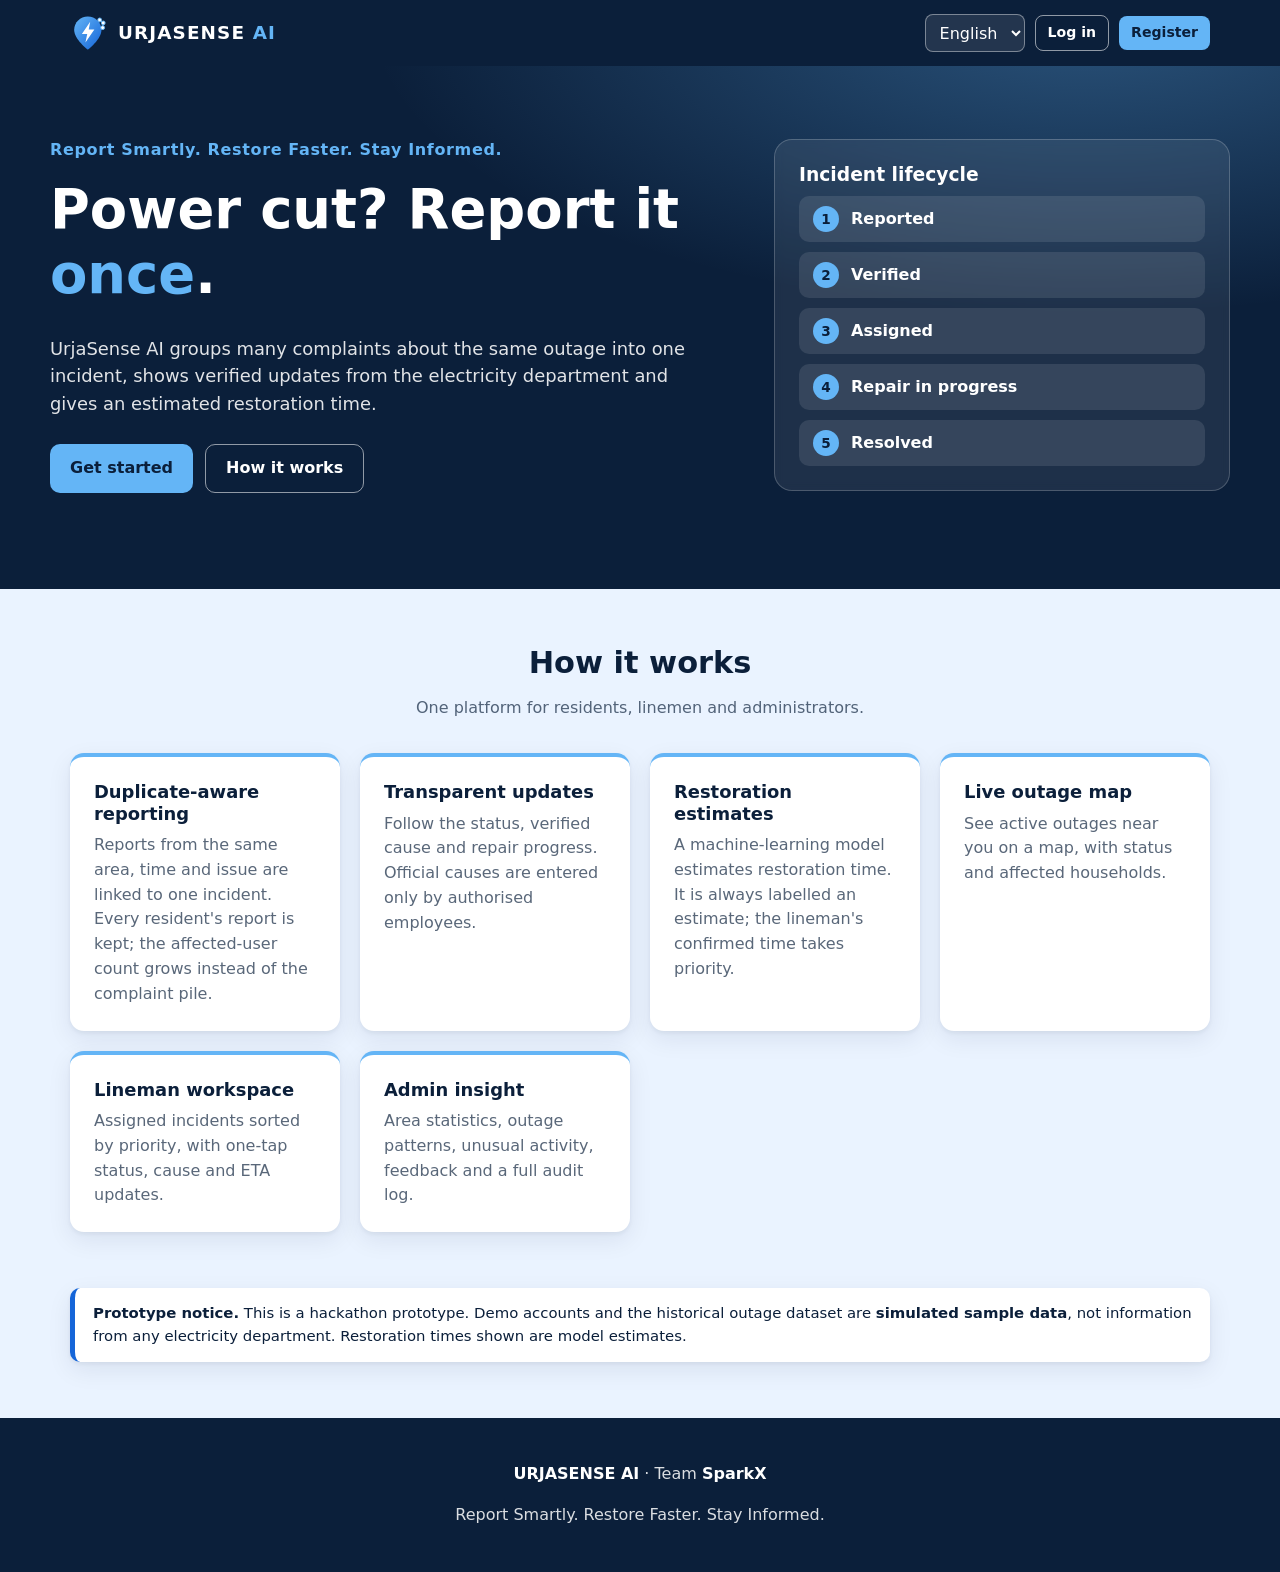
<file: frontend/index.html>
<!doctype html>
<html lang="en">
<head>
  <meta charset="utf-8"><meta name="viewport" content="width=device-width, initial-scale=1">
  <title>UrjaSense AI — Report Smartly. Restore Faster. Stay Informed.</title>
  <meta name="description" content="UrjaSense AI: smart electricity outage reporting, duplicate-complaint grouping and restoration updates. Team SparkX.">
  <link rel="icon" href="assets/icons/favicon.svg">
  <link rel="stylesheet" href="css/style.css"><link rel="stylesheet" href="css/responsive.css">
</head>
<body>
<header class="topnav"><div class="inner">
  <a class="brand" href="index.html"><img src="assets/images/logo.svg" alt=""><b>URJASENSE <span>AI</span></b></a>
  <nav><select class="lang-select"></select>
    <a class="btn btn-ghost btn-sm" href="login.html" data-i18n="login">Log in</a>
    <a class="btn btn-light btn-sm" href="register.html" data-i18n="register">Register</a></nav>
</div></header>

<section class="hero"><div class="inner">
  <div>
    <span class="tagline" data-i18n="tagline">Report Smartly. Restore Faster. Stay Informed.</span>
    <h1 data-i18n="hero_title">Power cut? Report it <em>once</em>.</h1>
    <p data-i18n="hero_text">UrjaSense AI groups many complaints about the same outage into one incident, shows verified updates from the electricity department and gives an estimated restoration time.</p>
    <div class="cta">
      <a class="btn btn-light" href="register.html" data-i18n="get_started">Get started</a>
      <a class="btn btn-ghost" href="#how" data-i18n="how_it_works">How it works</a>
    </div>
  </div>
  <div class="hero-card">
    <h3>Incident lifecycle</h3>
    <ol class="flow">
      <li><i>1</i> Reported</li><li><i>2</i> Verified</li><li><i>3</i> Assigned</li>
      <li><i>4</i> Repair in progress</li><li><i>5</i> Resolved</li>
    </ol>
  </div>
</div></section>

<section class="section" id="how">
  <h2 data-i18n="how_it_works">How it works</h2>
  <p class="lead">One platform for residents, linemen and administrators.</p>
  <div class="grid3">
    <div class="feature"><h3>Duplicate-aware reporting</h3><p>Reports from the same area, time and issue are linked to one incident. Every resident's report is kept; the affected-user count grows instead of the complaint pile.</p></div>
    <div class="feature"><h3>Transparent updates</h3><p>Follow the status, verified cause and repair progress. Official causes are entered only by authorised employees.</p></div>
    <div class="feature"><h3>Restoration estimates</h3><p>A machine-learning model estimates restoration time. It is always labelled an estimate; the lineman's confirmed time takes priority.</p></div>
    <div class="feature"><h3>Live outage map</h3><p>See active outages near you on a map, with status and affected households.</p></div>
    <div class="feature"><h3>Lineman workspace</h3><p>Assigned incidents sorted by priority, with one-tap status, cause and ETA updates.</p></div>
    <div class="feature"><h3>Admin insight</h3><p>Area statistics, outage patterns, unusual activity, feedback and a full audit log.</p></div>
  </div>
</section>

<section class="section" style="padding-top:0">
  <div class="notice"><b>Prototype notice.</b> This is a hackathon prototype. Demo accounts and the historical outage dataset are <b>simulated sample data</b>, not information from any electricity department. Restoration times shown are model estimates.</div>
</section>

<footer class="footer"><p><b>URJASENSE AI</b> · Team <b>SparkX</b></p><p>Report Smartly. Restore Faster. Stay Informed.</p></footer>
<script src="js/i18n.js"></script><script src="js/main.js"></script>
<script>applyI18n(); langSelect(); document.documentElement.lang = Lang.get();</script>
</body></html>
</file>
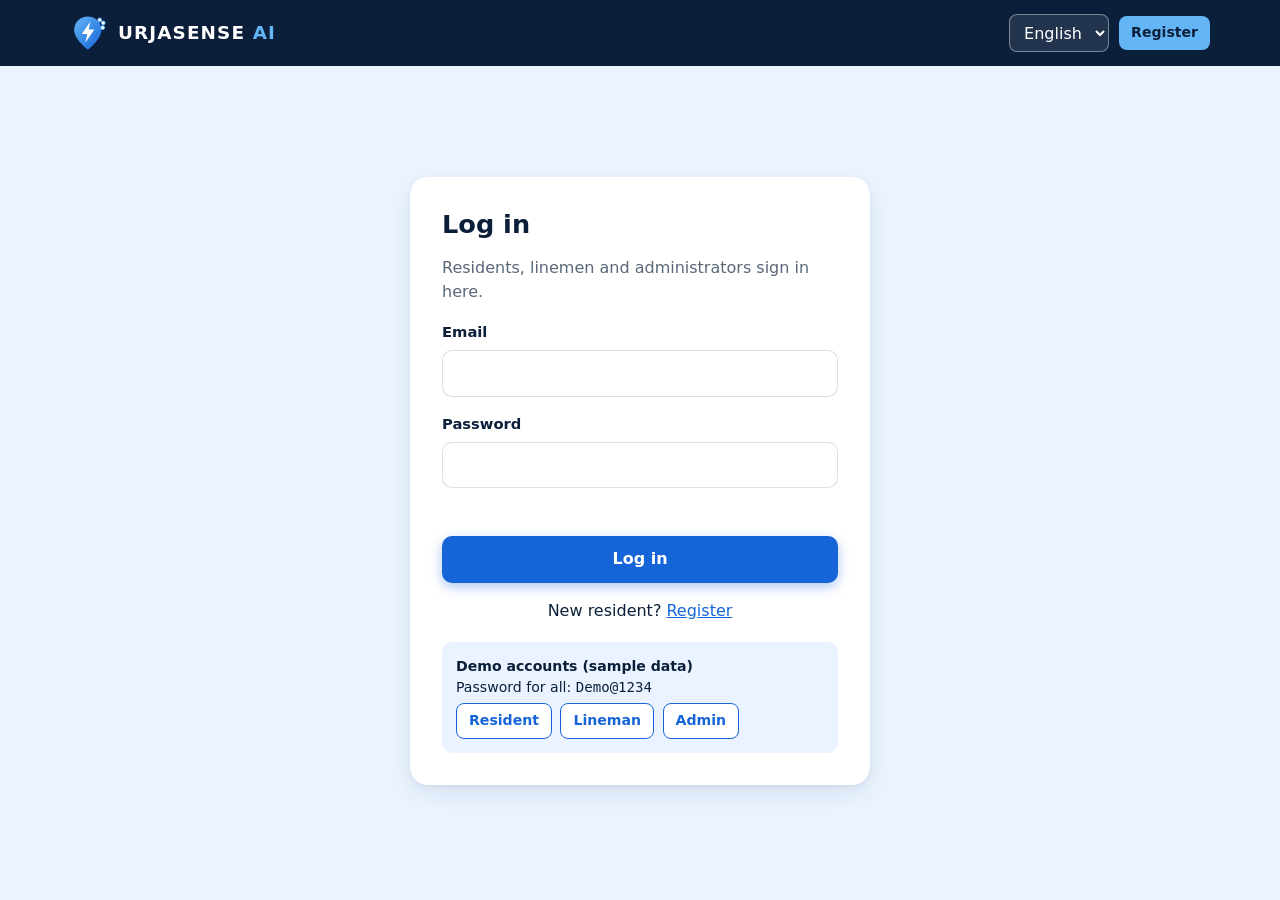
<file: frontend/login.html>
<!doctype html>
<html lang="en">
<head>
  <meta charset="utf-8"><meta name="viewport" content="width=device-width, initial-scale=1">
  <title>Log in — UrjaSense AI</title><link rel="icon" href="assets/icons/favicon.svg">
  <link rel="stylesheet" href="css/style.css"><link rel="stylesheet" href="css/responsive.css">
</head>
<body>
<header class="topnav"><div class="inner">
  <a class="brand" href="index.html"><img src="assets/images/logo.svg" alt=""><b>URJASENSE <span>AI</span></b></a>
  <nav><select class="lang-select"></select><a class="btn btn-light btn-sm" href="register.html" data-i18n="register">Register</a></nav>
</div></header>
<main class="auth-wrap"><div class="auth-card">
  <h1 data-i18n="login">Log in</h1>
  <p style="color:var(--muted)">Residents, linemen and administrators sign in here.</p>
  <form id="auth-form" data-mode="login" novalidate>
    <div class="field"><label for="email" data-i18n="email">Email</label><input id="email" name="email" type="email" autocomplete="username" required></div>
    <div class="field"><label for="password" data-i18n="password">Password</label><input id="password" name="password" type="password" autocomplete="current-password" required></div>
    <p class="error-text" id="form-error" role="alert"></p>
    <button class="btn btn-primary" style="width:100%" type="submit" data-i18n="login">Log in</button>
  </form>
  <p style="text-align:center">New resident? <a href="register.html" data-i18n="register">Register</a></p>
  <div class="demo-box"><b data-i18n="demo_accounts">Demo accounts (sample data)</b><br>Password for all: <code>Demo@1234</code><br>
    <button class="btn btn-outline btn-sm" type="button" data-demo="resident1@urjasense.demo">Resident</button>
    <button class="btn btn-outline btn-sm" type="button" data-demo="lineman1@urjasense.demo">Lineman</button>
    <button class="btn btn-outline btn-sm" type="button" data-demo="admin@urjasense.demo">Admin</button></div>
</div></main>
<script src="js/i18n.js"></script><script src="js/main.js"></script><script src="js/auth.js"></script>
</body></html>
</file>
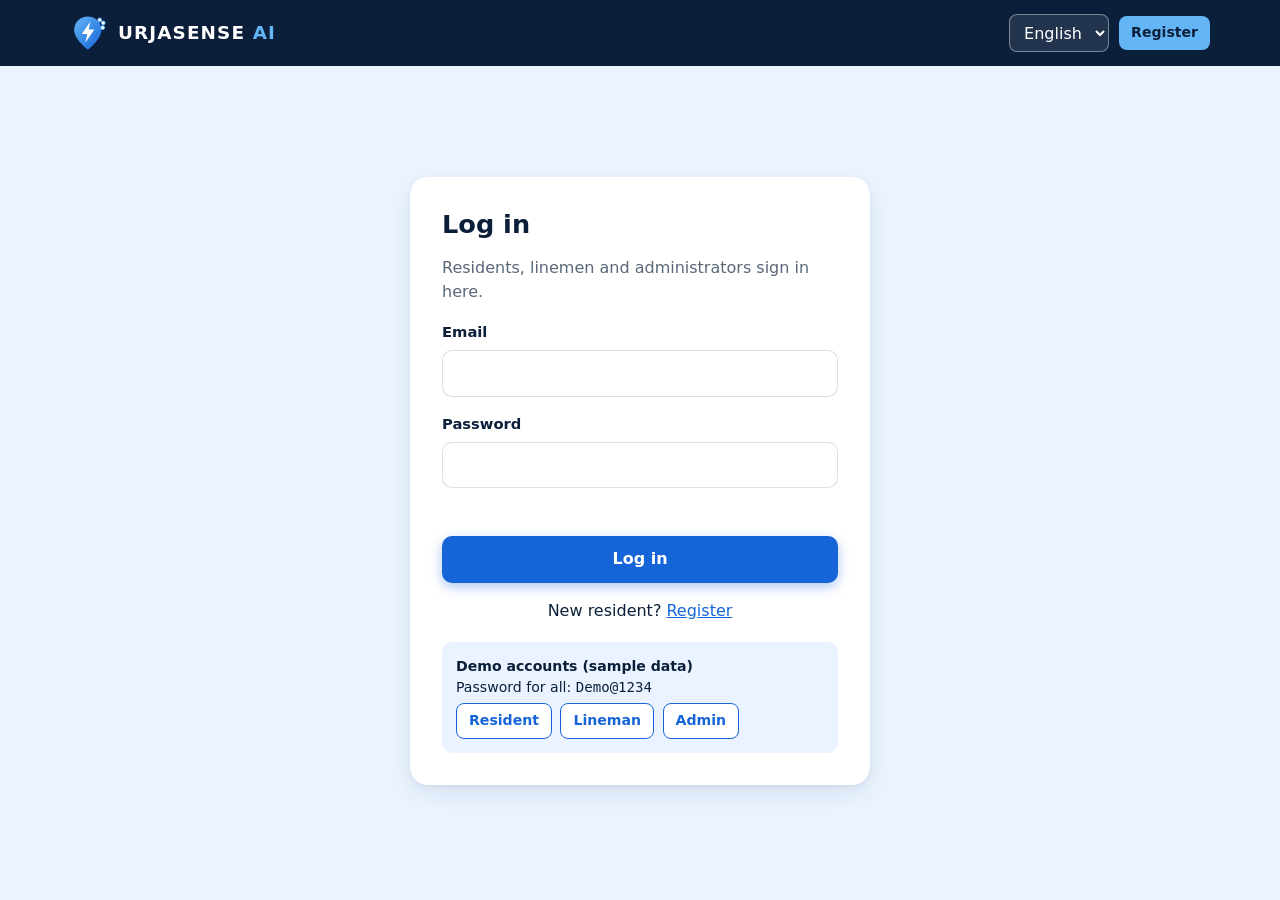
<file: frontend/dashboards/admin-dashboard.html>
<!doctype html>
<html lang="en">
<head>
  <meta charset="utf-8"><meta name="viewport" content="width=device-width, initial-scale=1">
  <title>Administrator Dashboard — UrjaSense AI</title><link rel="icon" href="../assets/icons/favicon.svg">
  <link rel="stylesheet" href="../css/style.css"><link rel="stylesheet" href="../css/dashboard.css"><link rel="stylesheet" href="../css/responsive.css">
  <link rel="stylesheet" href="../vendor/leaflet.css">
</head>
<body class="dash">
<div class="shell">
  <aside class="sidebar" aria-label="Main navigation">
    <a class="brand" href="../index.html"><img src="../assets/images/logo.svg" alt=""><b>URJASENSE <span>AI</span></b></a>
    <div class="role-chip">Administrator</div>
    <button class="nav-item" data-view="overview"><span class="ico" aria-hidden="true">▦</span><span data-i18n="nav_overview">Overview</span></button>
    <button class="nav-item" data-view="users"><span class="ico" aria-hidden="true">☺</span><span data-i18n="nav_users">Manage Users</span></button>
    <button class="nav-item" data-view="linemen"><span class="ico" aria-hidden="true">⚙</span><span data-i18n="nav_linemen">Manage Linemen</span></button>
    <button class="nav-item" data-view="incidents"><span class="ico" aria-hidden="true">⚡</span><span data-i18n="nav_incidents">Manage Incidents</span></button>
    <button class="nav-item" data-view="assignments"><span class="ico" aria-hidden="true">⇄</span><span data-i18n="nav_assignments">Assignments</span></button>
    <button class="nav-item" data-view="analytics"><span class="ico" aria-hidden="true">📈</span><span data-i18n="nav_analytics">Analytics and Reports</span></button>
    <button class="nav-item" data-view="areas"><span class="ico" aria-hidden="true">◎</span><span data-i18n="nav_areas">Areas and Locations</span></button>
    <button class="nav-item" data-view="feedback"><span class="ico" aria-hidden="true">★</span><span data-i18n="nav_feedback">Feedback</span></button>
    <button class="nav-item" data-view="broadcast"><span class="ico" aria-hidden="true">🔔</span><span data-i18n="nav_broadcast">Notifications</span></button>
    <button class="nav-item" data-view="logs"><span class="ico" aria-hidden="true">☷</span><span data-i18n="nav_logs">System Logs</span></button>
    <div class="spacer"></div>
    <button class="nav-item" id="logout-btn"><span class="ico" aria-hidden="true">⎋</span><span data-i18n="logout">Log out</span></button>
  </aside>
  <div class="main">
    <header class="topbar">
      <button class="menu-btn" id="menu-btn" aria-label="Menu">☰</button>
      <h1 id="page-title">Dashboard</h1>
      <select class="lang-select"></select>
      <span class="userchip" id="userchip"></span>
    </header>
    <main class="content" id="view"></main>
  </div>
</div>
<script src="../vendor/leaflet.js"></script>
<script src="../vendor/chart.umd.js"></script>
<script src="../js/i18n.js"></script><script src="../js/main.js"></script><script src="../js/admin.js"></script>
</body></html>
</file>
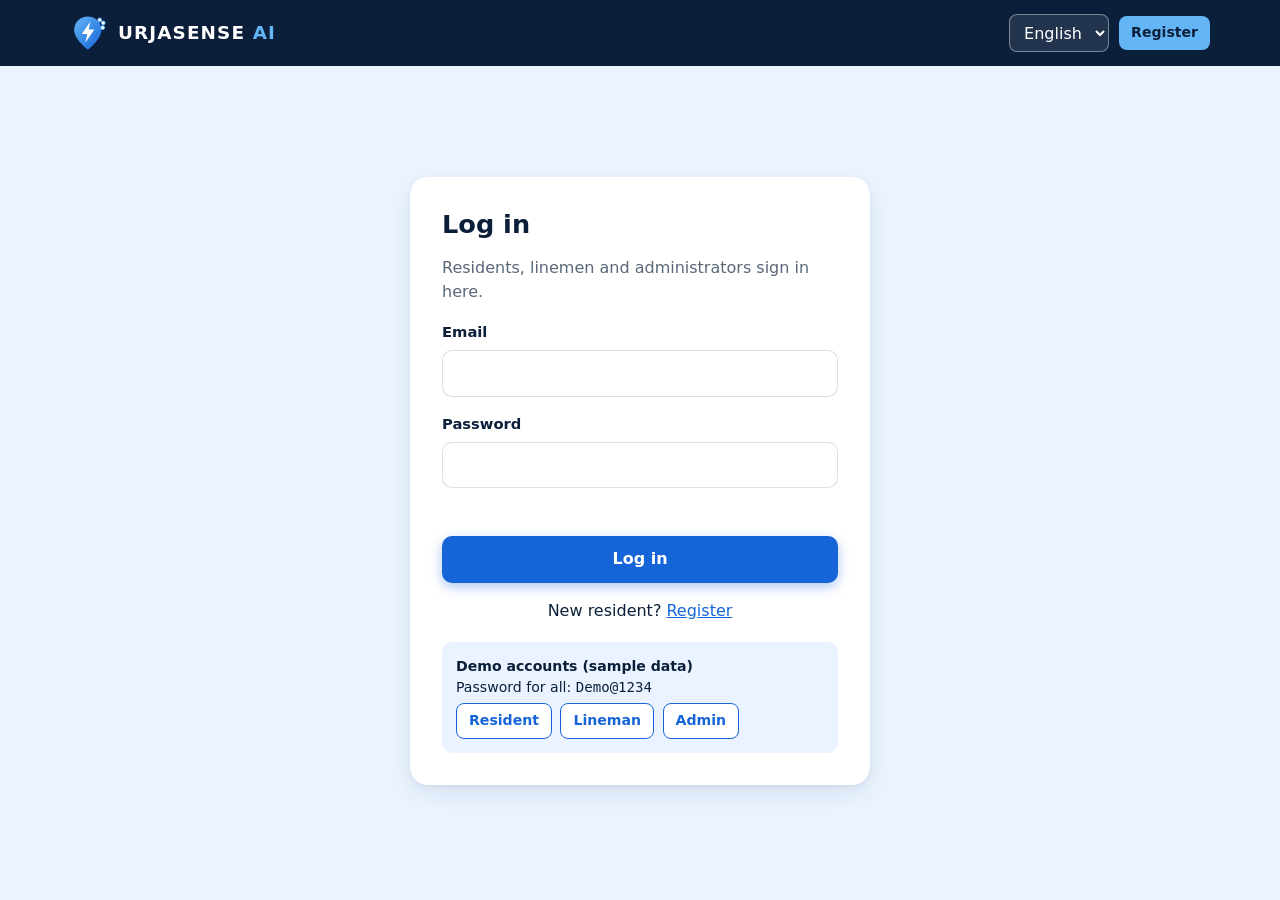
<file: frontend/dashboards/lineman-dashboard.html>
<!doctype html>
<html lang="en">
<head>
  <meta charset="utf-8"><meta name="viewport" content="width=device-width, initial-scale=1">
  <title>Lineman Dashboard — UrjaSense AI</title><link rel="icon" href="../assets/icons/favicon.svg">
  <link rel="stylesheet" href="../css/style.css"><link rel="stylesheet" href="../css/dashboard.css"><link rel="stylesheet" href="../css/responsive.css">
  <link rel="stylesheet" href="../vendor/leaflet.css">
</head>
<body class="dash">
<div class="shell">
  <aside class="sidebar" aria-label="Main navigation">
    <a class="brand" href="../index.html"><img src="../assets/images/logo.svg" alt=""><b>URJASENSE <span>AI</span></b></a>
    <div class="role-chip">Lineman</div>
    <button class="nav-item" data-view="overview"><span class="ico" aria-hidden="true">▦</span><span data-i18n="nav_overview">Overview</span></button>
    <button class="nav-item" data-view="assigned"><span class="ico" aria-hidden="true">☰</span><span data-i18n="nav_assigned">Assigned Incidents</span></button>
    <button class="nav-item" data-view="details"><span class="ico" aria-hidden="true">◎</span><span data-i18n="nav_details">Incident Details</span></button>
    <button class="nav-item" data-view="status"><span class="ico" aria-hidden="true">⇄</span><span data-i18n="nav_status">Update Status</span></button>
    <button class="nav-item" data-view="eta"><span class="ico" aria-hidden="true">⏱</span><span data-i18n="nav_eta">Update Restoration Time</span></button>
    <button class="nav-item" data-view="repairs"><span class="ico" aria-hidden="true">⟲</span><span data-i18n="nav_repairs">Repair History</span></button>
    <button class="nav-item" data-view="profile"><span class="ico" aria-hidden="true">☺</span><span data-i18n="nav_profile">Profile</span></button>
    <div class="spacer"></div>
    <button class="nav-item" id="logout-btn"><span class="ico" aria-hidden="true">⎋</span><span data-i18n="logout">Log out</span></button>
  </aside>
  <div class="main">
    <header class="topbar">
      <button class="menu-btn" id="menu-btn" aria-label="Menu">☰</button>
      <h1 id="page-title">Dashboard</h1>
      <select class="lang-select"></select>
      <span class="userchip" id="userchip"></span>
    </header>
    <main class="content" id="view"></main>
  </div>
</div>
<script src="../vendor/leaflet.js"></script>
<script src="../vendor/chart.umd.js"></script>
<script src="../js/i18n.js"></script><script src="../js/main.js"></script><script src="../js/lineman.js"></script>
</body></html>
</file>
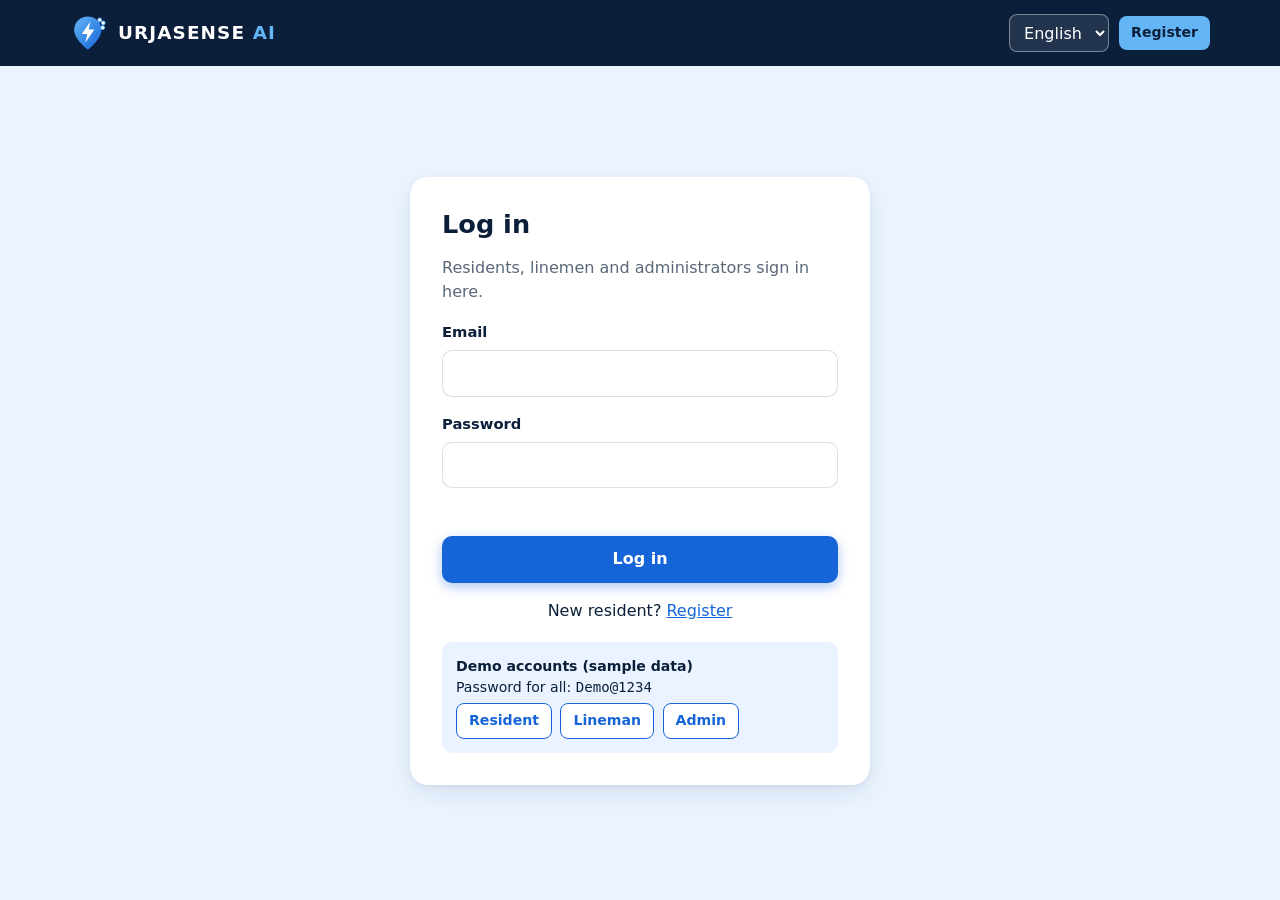
<file: frontend/dashboards/user-dashboard.html>
<!doctype html>
<html lang="en">
<head>
  <meta charset="utf-8"><meta name="viewport" content="width=device-width, initial-scale=1">
  <title>Resident Dashboard — UrjaSense AI</title><link rel="icon" href="../assets/icons/favicon.svg">
  <link rel="stylesheet" href="../css/style.css"><link rel="stylesheet" href="../css/dashboard.css"><link rel="stylesheet" href="../css/responsive.css">
  <link rel="stylesheet" href="../vendor/leaflet.css">
</head>
<body class="dash">
<div class="shell">
  <aside class="sidebar" aria-label="Main navigation">
    <a class="brand" href="../index.html"><img src="../assets/images/logo.svg" alt=""><b>URJASENSE <span>AI</span></b></a>
    <div class="role-chip">Resident</div>
    <button class="nav-item" data-view="overview"><span class="ico" aria-hidden="true">▦</span><span data-i18n="nav_overview">Overview</span></button>
    <button class="nav-item" data-view="report"><span class="ico" aria-hidden="true">⚡</span><span data-i18n="nav_report">Report Power Outage</span></button>
    <button class="nav-item" data-view="map"><span class="ico" aria-hidden="true">◎</span><span data-i18n="nav_map">Live Outage Map</span></button>
    <button class="nav-item" data-view="myreports"><span class="ico" aria-hidden="true">☰</span><span data-i18n="nav_myreports">My Reports</span></button>
    <button class="nav-item" data-view="notifications"><span class="ico" aria-hidden="true">🔔</span><span data-i18n="nav_notifications">Notifications</span></button>
    <button class="nav-item" data-view="history"><span class="ico" aria-hidden="true">⟲</span><span data-i18n="nav_history">Outage History</span></button>
    <button class="nav-item" data-view="feedback"><span class="ico" aria-hidden="true">★</span><span data-i18n="nav_feedback">Ratings and Feedback</span></button>
    <button class="nav-item" data-view="profile"><span class="ico" aria-hidden="true">☺</span><span data-i18n="nav_profile">Profile and Settings</span></button>
    <div class="spacer"></div>
    <button class="nav-item" id="logout-btn"><span class="ico" aria-hidden="true">⎋</span><span data-i18n="logout">Log out</span></button>
  </aside>
  <div class="main">
    <header class="topbar">
      <button class="menu-btn" id="menu-btn" aria-label="Menu">☰</button>
      <h1 id="page-title">Dashboard</h1>
      <select class="lang-select"></select>
      <span class="userchip" id="userchip"></span>
    </header>
    <main class="content" id="view"></main>
  </div>
</div>
<script src="../vendor/leaflet.js"></script>
<script src="../vendor/chart.umd.js"></script>
<script src="../js/i18n.js"></script><script src="../js/main.js"></script><script src="../js/user.js"></script>
</body></html>
</file>
<file: frontend/css/style.css>
/* UrjaSense AI - brand tokens and base/public-page styles (Team SparkX) */
:root {
  --navy: #0B1F3A;        /* Dark Blue */
  --sky: #64B5F6;         /* Light Blue */
  --blue: #1565D8;        /* Primary Blue */
  --soft: #EAF3FF;        /* Soft Blue */
  --white: #FFFFFF;
  --text: #0B1F3A;
  --muted: rgba(11, 31, 58, .68);
  --line: rgba(11, 31, 58, .14);
  --shadow: 0 2px 4px rgba(11, 31, 58, .06), 0 8px 24px rgba(11, 31, 58, .08);
  --radius: 14px;
  /* meaningful status colours only */
  --ok: #1E8E4E; --warn: #B7791F; --bad: #C62828;
  --ok-bg: #E6F4EA; --warn-bg: #FFF4DB; --bad-bg: #FDE8E8;
  font-family: "Inter", "Segoe UI", system-ui, -apple-system, "Noto Sans Devanagari", sans-serif;
}
* { box-sizing: border-box; }
html { scroll-behavior: smooth; }
body { margin: 0; color: var(--text); background: var(--soft); line-height: 1.55; font-size: 16px; }
h1, h2, h3, h4 { line-height: 1.2; margin: 0 0 .5em; }
a { color: var(--blue); }
img, svg { max-width: 100%; }
:focus-visible { outline: 3px solid var(--sky); outline-offset: 2px; }
.sr-only { position: absolute; width: 1px; height: 1px; overflow: hidden; clip: rect(0 0 0 0); }

/* brand */
.brand { display: inline-flex; align-items: center; gap: 10px; text-decoration: none; color: var(--white); }
.brand img { width: 38px; height: 38px; }
.brand b { font-size: 1.15rem; letter-spacing: .06em; color: var(--white); }
.brand b span { color: var(--sky); }
.brand.on-light b { color: var(--navy); }

/* buttons */
.btn { display: inline-flex; align-items: center; justify-content: center; gap: 8px; border: 0; cursor: pointer; font: inherit;
  font-weight: 600; padding: 11px 20px; border-radius: 10px; text-decoration: none; transition: transform .08s, box-shadow .15s, background .15s; min-height: 44px; }
.btn:active { transform: translateY(1px); }
.btn-primary { background: var(--blue); color: var(--white); box-shadow: 0 4px 12px rgba(21, 101, 216, .35); }
.btn-primary:hover { background: #0F55BA; }
.btn-light { background: var(--sky); color: var(--navy); }
.btn-light:hover { background: #7cc0f8; }
.btn-ghost { background: transparent; color: var(--white); border: 1.5px solid rgba(255,255,255,.55); }
.btn-ghost:hover { background: rgba(255,255,255,.12); }
.btn-outline { background: var(--white); color: var(--blue); border: 1.5px solid var(--blue); }
.btn-outline:hover { background: var(--soft); }
.btn-danger { background: var(--bad); color: #fff; }
.btn-sm { padding: 6px 12px; min-height: 34px; font-size: .88rem; border-radius: 8px; }
.btn[disabled] { opacity: .55; cursor: not-allowed; }

/* forms */
.field { display: flex; flex-direction: column; gap: 6px; margin-bottom: 16px; }
.field label { font-weight: 600; font-size: .92rem; }
.field .hint { font-size: .82rem; color: var(--muted); }
input, select, textarea { font: inherit; color: var(--text); background: var(--white); border: 1.5px solid var(--line); border-radius: 10px; padding: 10px 12px; width: 100%; min-height: 44px; }
textarea { min-height: 96px; resize: vertical; }
input:focus, select:focus, textarea:focus { border-color: var(--blue); outline: 3px solid rgba(100, 181, 246, .45); }
.error-text { color: var(--bad); font-size: .9rem; min-height: 1.2em; }
.row { display: grid; gap: 14px; grid-template-columns: repeat(auto-fit, minmax(210px, 1fr)); }

/* top nav (public pages) */
.topnav { background: var(--navy); }
.topnav .inner { max-width: 1180px; margin: 0 auto; padding: 14px 20px; display: flex; align-items: center; justify-content: space-between; gap: 12px; flex-wrap: wrap; }
.topnav nav { display: flex; gap: 10px; align-items: center; flex-wrap: wrap; }
.lang-select { width: auto; min-height: 38px; padding: 6px 10px; border-radius: 8px; background: rgba(255,255,255,.1); color: var(--white); border: 1.5px solid rgba(255,255,255,.4); }
.lang-select option { color: var(--navy); }

/* hero */
.hero { background: radial-gradient(1200px 500px at 85% -10%, rgba(100,181,246,.35), transparent 60%), var(--navy); color: var(--white); padding: 72px 20px 96px; }
.hero .inner { max-width: 1180px; margin: 0 auto; display: grid; grid-template-columns: 1.2fr .8fr; gap: 40px; align-items: center; }
.hero h1 { font-size: clamp(2rem, 4.5vw, 3.4rem); color: var(--white); }
.hero h1 em { font-style: normal; color: var(--sky); }
.hero p { font-size: 1.12rem; color: rgba(255,255,255,.88); max-width: 56ch; }
.hero .cta { display: flex; gap: 12px; flex-wrap: wrap; margin-top: 26px; }
.tagline { display: inline-block; font-weight: 700; letter-spacing: .04em; color: var(--sky); margin-bottom: 14px; }
.hero-card { background: rgba(255,255,255,.08); border: 1px solid rgba(255,255,255,.2); border-radius: 18px; padding: 24px; backdrop-filter: blur(4px); }
.hero-card h3 { color: var(--white); }
.flow { list-style: none; padding: 0; margin: 0; display: grid; gap: 10px; }
.flow li { display: flex; align-items: center; gap: 12px; background: rgba(255,255,255,.1); padding: 10px 14px; border-radius: 10px; color: var(--white); font-weight: 600; }
.flow li i { font-style: normal; width: 26px; height: 26px; border-radius: 50%; background: var(--sky); color: var(--navy); display: grid; place-items: center; font-size: .85rem; }

.section { max-width: 1180px; margin: 0 auto; padding: 56px 20px; }
.section h2 { font-size: 1.9rem; text-align: center; }
.section .lead { text-align: center; color: var(--muted); max-width: 62ch; margin: 0 auto 32px; }
.grid3 { display: grid; gap: 20px; grid-template-columns: repeat(auto-fit, minmax(250px, 1fr)); }
.feature { background: var(--white); border-radius: var(--radius); padding: 24px; box-shadow: var(--shadow); border-top: 4px solid var(--sky); }
.feature h3 { font-size: 1.12rem; }
.feature p { color: var(--muted); margin: 0; }
.notice { background: var(--white); border-left: 5px solid var(--blue); padding: 14px 18px; border-radius: 10px; box-shadow: var(--shadow); font-size: .93rem; }
.footer { background: var(--navy); color: rgba(255,255,255,.85); text-align: center; padding: 28px 20px; }
.footer b { color: var(--white); }

/* auth pages */
.auth-wrap { min-height: calc(100vh - 70px); display: grid; place-items: center; padding: 32px 16px; }
.auth-card { width: 100%; max-width: 460px; background: var(--white); border-radius: 18px; box-shadow: var(--shadow); padding: 32px; }
.auth-card h1 { font-size: 1.6rem; }
.demo-box { margin-top: 18px; padding: 14px; background: var(--soft); border-radius: 10px; font-size: .88rem; }
.demo-box .btn { margin: 4px 4px 0 0; }

@media (max-width: 860px) { .hero .inner { grid-template-columns: 1fr; } .hero { padding: 48px 20px 64px; } }
</file>
<file: frontend/css/responsive.css>
/* Responsive rules: tablet <= 1024px, mobile <= 760px */
@media (max-width: 1024px) {
  .shell { grid-template-columns: 220px 1fr; }
  .content { padding: 18px; }
}
@media (max-width: 760px) {
  .shell { grid-template-columns: 1fr; }
  .sidebar { position: fixed; z-index: 800; width: 270px; transform: translateX(-100%); transition: transform .2s; box-shadow: var(--shadow); }
  .sidebar.open { transform: none; }
  .menu-btn { display: inline-grid; place-items: center; }
  .topbar { padding: 10px 14px; gap: 8px; }
  .topbar h1 { font-size: 1.05rem; }
  .userchip { display: none; }
  .content { padding: 14px; }
  .two { grid-template-columns: 1fr; }
  .cards { grid-template-columns: repeat(2, 1fr); gap: 10px; }
  .stat .value { font-size: 1.5rem; }
  #map { height: 340px; }
  .modal { padding: 16px; }
  .auth-card { padding: 22px; }
  th, td { padding: 8px; }
}
@media (max-width: 420px) { .cards { grid-template-columns: 1fr; } .toolbar .field { min-width: 100%; } }
@media (prefers-reduced-motion: reduce) { * { transition: none !important; scroll-behavior: auto !important; } }
</file>
<file: frontend/css/dashboard.css>
/* Dashboard shell shared by user / lineman / admin dashboards */
body.dash { background: var(--soft); }
.shell { display: grid; grid-template-columns: 260px 1fr; min-height: 100vh; }
.sidebar { background: var(--navy); color: var(--white); padding: 20px 14px; position: sticky; top: 0; height: 100vh; overflow-y: auto; display: flex; flex-direction: column; gap: 6px; }
.sidebar .brand { padding: 4px 8px 18px; }
.sidebar .role-chip { margin: 0 8px 14px; font-size: .78rem; letter-spacing: .08em; text-transform: uppercase; color: var(--sky); font-weight: 700; }
.nav-item { display: flex; align-items: center; gap: 12px; width: 100%; background: none; border: 0; color: rgba(255,255,255,.88); font: inherit; text-align: left; cursor: pointer;
  padding: 11px 12px; border-radius: 10px; min-height: 44px; border-left: 4px solid transparent; }
.nav-item:hover { background: rgba(255,255,255,.08); color: var(--white); }
.nav-item.active { background: rgba(100,181,246,.18); color: var(--white); border-left-color: var(--sky); font-weight: 700; }
.nav-item .ico { width: 22px; text-align: center; color: var(--sky); }
.nav-item .count { margin-left: auto; background: var(--sky); color: var(--navy); border-radius: 999px; font-size: .75rem; font-weight: 700; padding: 1px 8px; }
.sidebar .spacer { flex: 1; }
.main { min-width: 0; display: flex; flex-direction: column; }
.topbar { background: var(--white); border-bottom: 1px solid var(--line); padding: 12px 24px; display: flex; align-items: center; gap: 14px; position: sticky; top: 0; z-index: 20; }
.topbar h1 { font-size: 1.25rem; margin: 0; flex: 1; }
.topbar .lang-select { background: var(--soft); color: var(--navy); border-color: var(--line); }
.menu-btn { display: none; background: var(--navy); color: #fff; border: 0; border-radius: 8px; width: 44px; height: 44px; font-size: 1.3rem; cursor: pointer; }
.userchip { font-size: .9rem; color: var(--muted); }
.content { padding: 24px; max-width: 1280px; width: 100%; }

/* cards */
.cards { display: grid; gap: 16px; grid-template-columns: repeat(auto-fit, minmax(190px, 1fr)); margin-bottom: 22px; }
.stat { background: var(--white); border-radius: var(--radius); padding: 18px; box-shadow: var(--shadow); border-top: 4px solid var(--sky); }
.stat .label { font-size: .85rem; color: var(--muted); font-weight: 600; }
.stat .value { font-size: 1.9rem; font-weight: 800; color: var(--navy); line-height: 1.2; }
.stat .sub { font-size: .8rem; color: var(--muted); }
.stat.accent { background: var(--navy); border-top-color: var(--sky); }
.stat.accent .label, .stat.accent .sub { color: rgba(255,255,255,.8); }
.stat.accent .value { color: var(--white); }
.panel { background: var(--white); border-radius: var(--radius); box-shadow: var(--shadow); padding: 20px; margin-bottom: 20px; }
.panel h2 { font-size: 1.1rem; margin-bottom: 14px; }
.two { display: grid; gap: 20px; grid-template-columns: repeat(auto-fit, minmax(340px, 1fr)); }
.chart-box { position: relative; height: 280px; }

/* tables */
.table-wrap { overflow-x: auto; }
table { width: 100%; border-collapse: collapse; font-size: .92rem; }
th { text-align: left; background: var(--soft); color: var(--navy); font-weight: 700; padding: 10px 12px; white-space: nowrap; }
td { padding: 10px 12px; border-bottom: 1px solid var(--line); vertical-align: top; }
tr:hover td { background: rgba(234, 243, 255, .5); }
.empty { text-align: center; color: var(--muted); padding: 28px 10px; }

/* badges (green/amber/red only for meaning) */
.badge { display: inline-block; padding: 3px 10px; border-radius: 999px; font-size: .78rem; font-weight: 700; white-space: nowrap; background: var(--soft); color: var(--blue); border: 1px solid rgba(21,101,216,.25); }
.badge.ok { background: var(--ok-bg); color: var(--ok); border-color: rgba(30,142,78,.3); }
.badge.warn { background: var(--warn-bg); color: var(--warn); border-color: rgba(183,121,31,.35); }
.badge.bad { background: var(--bad-bg); color: var(--bad); border-color: rgba(198,40,40,.3); }
.badge.est { background: var(--white); color: var(--navy); border: 1px dashed var(--blue); }
.badge.sample { background: var(--white); color: var(--navy); border: 1px dashed var(--navy); }

/* timeline + incident card */
.timeline { list-style: none; margin: 0; padding: 0 0 0 18px; border-left: 3px solid var(--sky); }
.timeline li { position: relative; padding: 0 0 16px 16px; }
.timeline li::before { content: ""; position: absolute; left: -26px; top: 4px; width: 14px; height: 14px; border-radius: 50%; background: var(--blue); border: 3px solid var(--white); box-shadow: 0 0 0 2px var(--sky); }
.timeline small { color: var(--muted); display: block; }
.steps { display: flex; gap: 4px; margin: 10px 0 4px; }
.steps span { flex: 1; height: 8px; border-radius: 4px; background: var(--soft); border: 1px solid var(--line); }
.steps span.done { background: var(--blue); border-color: var(--blue); }
.incident-card { border: 1px solid var(--line); border-radius: 12px; padding: 14px; margin-bottom: 12px; background: var(--white); }
.incident-card header { display: flex; gap: 8px; justify-content: space-between; flex-wrap: wrap; align-items: center; margin-bottom: 6px; }
.kv { display: grid; grid-template-columns: repeat(auto-fit, minmax(170px, 1fr)); gap: 10px 18px; margin: 10px 0; }
.kv div b { display: block; font-size: .78rem; color: var(--muted); text-transform: uppercase; letter-spacing: .04em; }
.stars button { background: none; border: 0; font-size: 1.8rem; cursor: pointer; color: var(--line); padding: 0 2px; }
.stars button.on { color: var(--sky); }
.stars button.on, .stars button:hover { color: var(--blue); }
#map { height: 460px; border-radius: 12px; border: 1px solid var(--line); z-index: 1; }
.toolbar { display: flex; gap: 10px; flex-wrap: wrap; align-items: end; margin-bottom: 14px; }
.toolbar .field { margin: 0; min-width: 160px; }

/* toast + modal */
#toasts { position: fixed; right: 16px; bottom: 16px; display: grid; gap: 8px; z-index: 1000; max-width: min(380px, calc(100vw - 32px)); }
.toast { background: var(--navy); color: var(--white); padding: 12px 16px; border-radius: 10px; box-shadow: var(--shadow); border-left: 5px solid var(--sky); }
.toast.error { border-left-color: var(--bad); }
.toast.success { border-left-color: var(--ok); }
.modal-bg { position: fixed; inset: 0; background: rgba(11,31,58,.6); display: grid; place-items: center; z-index: 900; padding: 16px; }
.modal { background: var(--white); border-radius: 16px; width: 100%; max-width: 720px; max-height: 90vh; overflow: auto; padding: 24px; box-shadow: var(--shadow); }
.modal header { display: flex; justify-content: space-between; align-items: start; gap: 12px; }
.loading { color: var(--muted); padding: 30px; text-align: center; }
</file>
<file: frontend/vendor/leaflet.css>
/* required styles */

.leaflet-pane,
.leaflet-tile,
.leaflet-marker-icon,
.leaflet-marker-shadow,
.leaflet-tile-container,
.leaflet-pane > svg,
.leaflet-pane > canvas,
.leaflet-zoom-box,
.leaflet-image-layer,
.leaflet-layer {
	position: absolute;
	left: 0;
	top: 0;
	}
.leaflet-container {
	overflow: hidden;
	}
.leaflet-tile,
.leaflet-marker-icon,
.leaflet-marker-shadow {
	-webkit-user-select: none;
	   -moz-user-select: none;
	        user-select: none;
	  -webkit-user-drag: none;
	}
/* Prevents IE11 from highlighting tiles in blue */
.leaflet-tile::selection {
	background: transparent;
}
/* Safari renders non-retina tile on retina better with this, but Chrome is worse */
.leaflet-safari .leaflet-tile {
	image-rendering: -webkit-optimize-contrast;
	}
/* hack that prevents hw layers "stretching" when loading new tiles */
.leaflet-safari .leaflet-tile-container {
	width: 1600px;
	height: 1600px;
	-webkit-transform-origin: 0 0;
	}
.leaflet-marker-icon,
.leaflet-marker-shadow {
	display: block;
	}
/* .leaflet-container svg: reset svg max-width decleration shipped in Joomla! (joomla.org) 3.x */
/* .leaflet-container img: map is broken in FF if you have max-width: 100% on tiles */
.leaflet-container .leaflet-overlay-pane svg {
	max-width: none !important;
	max-height: none !important;
	}
.leaflet-container .leaflet-marker-pane img,
.leaflet-container .leaflet-shadow-pane img,
.leaflet-container .leaflet-tile-pane img,
.leaflet-container img.leaflet-image-layer,
.leaflet-container .leaflet-tile {
	max-width: none !important;
	max-height: none !important;
	width: auto;
	padding: 0;
	}

.leaflet-container img.leaflet-tile {
	/* See: https://bugs.chromium.org/p/chromium/issues/detail?id=600120 */
	mix-blend-mode: plus-lighter;
}

.leaflet-container.leaflet-touch-zoom {
	-ms-touch-action: pan-x pan-y;
	touch-action: pan-x pan-y;
	}
.leaflet-container.leaflet-touch-drag {
	-ms-touch-action: pinch-zoom;
	/* Fallback for FF which doesn't support pinch-zoom */
	touch-action: none;
	touch-action: pinch-zoom;
}
.leaflet-container.leaflet-touch-drag.leaflet-touch-zoom {
	-ms-touch-action: none;
	touch-action: none;
}
.leaflet-container {
	-webkit-tap-highlight-color: transparent;
}
.leaflet-container a {
	-webkit-tap-highlight-color: rgba(51, 181, 229, 0.4);
}
.leaflet-tile {
	filter: inherit;
	visibility: hidden;
	}
.leaflet-tile-loaded {
	visibility: inherit;
	}
.leaflet-zoom-box {
	width: 0;
	height: 0;
	-moz-box-sizing: border-box;
	     box-sizing: border-box;
	z-index: 800;
	}
/* workaround for https://bugzilla.mozilla.org/show_bug.cgi?id=888319 */
.leaflet-overlay-pane svg {
	-moz-user-select: none;
	}

.leaflet-pane         { z-index: 400; }

.leaflet-tile-pane    { z-index: 200; }
.leaflet-overlay-pane { z-index: 400; }
.leaflet-shadow-pane  { z-index: 500; }
.leaflet-marker-pane  { z-index: 600; }
.leaflet-tooltip-pane   { z-index: 650; }
.leaflet-popup-pane   { z-index: 700; }

.leaflet-map-pane canvas { z-index: 100; }
.leaflet-map-pane svg    { z-index: 200; }

.leaflet-vml-shape {
	width: 1px;
	height: 1px;
	}
.lvml {
	behavior: url(#default#VML);
	display: inline-block;
	position: absolute;
	}


/* control positioning */

.leaflet-control {
	position: relative;
	z-index: 800;
	pointer-events: visiblePainted; /* IE 9-10 doesn't have auto */
	pointer-events: auto;
	}
.leaflet-top,
.leaflet-bottom {
	position: absolute;
	z-index: 1000;
	pointer-events: none;
	}
.leaflet-top {
	top: 0;
	}
.leaflet-right {
	right: 0;
	}
.leaflet-bottom {
	bottom: 0;
	}
.leaflet-left {
	left: 0;
	}
.leaflet-control {
	float: left;
	clear: both;
	}
.leaflet-right .leaflet-control {
	float: right;
	}
.leaflet-top .leaflet-control {
	margin-top: 10px;
	}
.leaflet-bottom .leaflet-control {
	margin-bottom: 10px;
	}
.leaflet-left .leaflet-control {
	margin-left: 10px;
	}
.leaflet-right .leaflet-control {
	margin-right: 10px;
	}


/* zoom and fade animations */

.leaflet-fade-anim .leaflet-popup {
	opacity: 0;
	-webkit-transition: opacity 0.2s linear;
	   -moz-transition: opacity 0.2s linear;
	        transition: opacity 0.2s linear;
	}
.leaflet-fade-anim .leaflet-map-pane .leaflet-popup {
	opacity: 1;
	}
.leaflet-zoom-animated {
	-webkit-transform-origin: 0 0;
	    -ms-transform-origin: 0 0;
	        transform-origin: 0 0;
	}
svg.leaflet-zoom-animated {
	will-change: transform;
}

.leaflet-zoom-anim .leaflet-zoom-animated {
	-webkit-transition: -webkit-transform 0.25s cubic-bezier(0,0,0.25,1);
	   -moz-transition:    -moz-transform 0.25s cubic-bezier(0,0,0.25,1);
	        transition:         transform 0.25s cubic-bezier(0,0,0.25,1);
	}
.leaflet-zoom-anim .leaflet-tile,
.leaflet-pan-anim .leaflet-tile {
	-webkit-transition: none;
	   -moz-transition: none;
	        transition: none;
	}

.leaflet-zoom-anim .leaflet-zoom-hide {
	visibility: hidden;
	}


/* cursors */

.leaflet-interactive {
	cursor: pointer;
	}
.leaflet-grab {
	cursor: -webkit-grab;
	cursor:    -moz-grab;
	cursor:         grab;
	}
.leaflet-crosshair,
.leaflet-crosshair .leaflet-interactive {
	cursor: crosshair;
	}
.leaflet-popup-pane,
.leaflet-control {
	cursor: auto;
	}
.leaflet-dragging .leaflet-grab,
.leaflet-dragging .leaflet-grab .leaflet-interactive,
.leaflet-dragging .leaflet-marker-draggable {
	cursor: move;
	cursor: -webkit-grabbing;
	cursor:    -moz-grabbing;
	cursor:         grabbing;
	}

/* marker & overlays interactivity */
.leaflet-marker-icon,
.leaflet-marker-shadow,
.leaflet-image-layer,
.leaflet-pane > svg path,
.leaflet-tile-container {
	pointer-events: none;
	}

.leaflet-marker-icon.leaflet-interactive,
.leaflet-image-layer.leaflet-interactive,
.leaflet-pane > svg path.leaflet-interactive,
svg.leaflet-image-layer.leaflet-interactive path {
	pointer-events: visiblePainted; /* IE 9-10 doesn't have auto */
	pointer-events: auto;
	}

/* visual tweaks */

.leaflet-container {
	background: #ddd;
	outline-offset: 1px;
	}
.leaflet-container a {
	color: #0078A8;
	}
.leaflet-zoom-box {
	border: 2px dotted #38f;
	background: rgba(255,255,255,0.5);
	}


/* general typography */
.leaflet-container {
	font-family: "Helvetica Neue", Arial, Helvetica, sans-serif;
	font-size: 12px;
	font-size: 0.75rem;
	line-height: 1.5;
	}


/* general toolbar styles */

.leaflet-bar {
	box-shadow: 0 1px 5px rgba(0,0,0,0.65);
	border-radius: 4px;
	}
.leaflet-bar a {
	background-color: #fff;
	border-bottom: 1px solid #ccc;
	width: 26px;
	height: 26px;
	line-height: 26px;
	display: block;
	text-align: center;
	text-decoration: none;
	color: black;
	}
.leaflet-bar a,
.leaflet-control-layers-toggle {
	background-position: 50% 50%;
	background-repeat: no-repeat;
	display: block;
	}
.leaflet-bar a:hover,
.leaflet-bar a:focus {
	background-color: #f4f4f4;
	}
.leaflet-bar a:first-child {
	border-top-left-radius: 4px;
	border-top-right-radius: 4px;
	}
.leaflet-bar a:last-child {
	border-bottom-left-radius: 4px;
	border-bottom-right-radius: 4px;
	border-bottom: none;
	}
.leaflet-bar a.leaflet-disabled {
	cursor: default;
	background-color: #f4f4f4;
	color: #bbb;
	}

.leaflet-touch .leaflet-bar a {
	width: 30px;
	height: 30px;
	line-height: 30px;
	}
.leaflet-touch .leaflet-bar a:first-child {
	border-top-left-radius: 2px;
	border-top-right-radius: 2px;
	}
.leaflet-touch .leaflet-bar a:last-child {
	border-bottom-left-radius: 2px;
	border-bottom-right-radius: 2px;
	}

/* zoom control */

.leaflet-control-zoom-in,
.leaflet-control-zoom-out {
	font: bold 18px 'Lucida Console', Monaco, monospace;
	text-indent: 1px;
	}

.leaflet-touch .leaflet-control-zoom-in, .leaflet-touch .leaflet-control-zoom-out  {
	font-size: 22px;
	}


/* layers control */

.leaflet-control-layers {
	box-shadow: 0 1px 5px rgba(0,0,0,0.4);
	background: #fff;
	border-radius: 5px;
	}
.leaflet-control-layers-toggle {
	background-image: url(images/layers.png);
	width: 36px;
	height: 36px;
	}
.leaflet-retina .leaflet-control-layers-toggle {
	background-image: url(images/layers-2x.png);
	background-size: 26px 26px;
	}
.leaflet-touch .leaflet-control-layers-toggle {
	width: 44px;
	height: 44px;
	}
.leaflet-control-layers .leaflet-control-layers-list,
.leaflet-control-layers-expanded .leaflet-control-layers-toggle {
	display: none;
	}
.leaflet-control-layers-expanded .leaflet-control-layers-list {
	display: block;
	position: relative;
	}
.leaflet-control-layers-expanded {
	padding: 6px 10px 6px 6px;
	color: #333;
	background: #fff;
	}
.leaflet-control-layers-scrollbar {
	overflow-y: scroll;
	overflow-x: hidden;
	padding-right: 5px;
	}
.leaflet-control-layers-selector {
	margin-top: 2px;
	position: relative;
	top: 1px;
	}
.leaflet-control-layers label {
	display: block;
	font-size: 13px;
	font-size: 1.08333em;
	}
.leaflet-control-layers-separator {
	height: 0;
	border-top: 1px solid #ddd;
	margin: 5px -10px 5px -6px;
	}

/* Default icon URLs */
.leaflet-default-icon-path { /* used only in path-guessing heuristic, see L.Icon.Default */
	background-image: url(images/marker-icon.png);
	}


/* attribution and scale controls */

.leaflet-container .leaflet-control-attribution {
	background: #fff;
	background: rgba(255, 255, 255, 0.8);
	margin: 0;
	}
.leaflet-control-attribution,
.leaflet-control-scale-line {
	padding: 0 5px;
	color: #333;
	line-height: 1.4;
	}
.leaflet-control-attribution a {
	text-decoration: none;
	}
.leaflet-control-attribution a:hover,
.leaflet-control-attribution a:focus {
	text-decoration: underline;
	}
.leaflet-attribution-flag {
	display: inline !important;
	vertical-align: baseline !important;
	width: 1em;
	height: 0.6669em;
	}
.leaflet-left .leaflet-control-scale {
	margin-left: 5px;
	}
.leaflet-bottom .leaflet-control-scale {
	margin-bottom: 5px;
	}
.leaflet-control-scale-line {
	border: 2px solid #777;
	border-top: none;
	line-height: 1.1;
	padding: 2px 5px 1px;
	white-space: nowrap;
	-moz-box-sizing: border-box;
	     box-sizing: border-box;
	background: rgba(255, 255, 255, 0.8);
	text-shadow: 1px 1px #fff;
	}
.leaflet-control-scale-line:not(:first-child) {
	border-top: 2px solid #777;
	border-bottom: none;
	margin-top: -2px;
	}
.leaflet-control-scale-line:not(:first-child):not(:last-child) {
	border-bottom: 2px solid #777;
	}

.leaflet-touch .leaflet-control-attribution,
.leaflet-touch .leaflet-control-layers,
.leaflet-touch .leaflet-bar {
	box-shadow: none;
	}
.leaflet-touch .leaflet-control-layers,
.leaflet-touch .leaflet-bar {
	border: 2px solid rgba(0,0,0,0.2);
	background-clip: padding-box;
	}


/* popup */

.leaflet-popup {
	position: absolute;
	text-align: center;
	margin-bottom: 20px;
	}
.leaflet-popup-content-wrapper {
	padding: 1px;
	text-align: left;
	border-radius: 12px;
	}
.leaflet-popup-content {
	margin: 13px 24px 13px 20px;
	line-height: 1.3;
	font-size: 13px;
	font-size: 1.08333em;
	min-height: 1px;
	}
.leaflet-popup-content p {
	margin: 17px 0;
	margin: 1.3em 0;
	}
.leaflet-popup-tip-container {
	width: 40px;
	height: 20px;
	position: absolute;
	left: 50%;
	margin-top: -1px;
	margin-left: -20px;
	overflow: hidden;
	pointer-events: none;
	}
.leaflet-popup-tip {
	width: 17px;
	height: 17px;
	padding: 1px;

	margin: -10px auto 0;
	pointer-events: auto;

	-webkit-transform: rotate(45deg);
	   -moz-transform: rotate(45deg);
	    -ms-transform: rotate(45deg);
	        transform: rotate(45deg);
	}
.leaflet-popup-content-wrapper,
.leaflet-popup-tip {
	background: white;
	color: #333;
	box-shadow: 0 3px 14px rgba(0,0,0,0.4);
	}
.leaflet-container a.leaflet-popup-close-button {
	position: absolute;
	top: 0;
	right: 0;
	border: none;
	text-align: center;
	width: 24px;
	height: 24px;
	font: 16px/24px Tahoma, Verdana, sans-serif;
	color: #757575;
	text-decoration: none;
	background: transparent;
	}
.leaflet-container a.leaflet-popup-close-button:hover,
.leaflet-container a.leaflet-popup-close-button:focus {
	color: #585858;
	}
.leaflet-popup-scrolled {
	overflow: auto;
	}

.leaflet-oldie .leaflet-popup-content-wrapper {
	-ms-zoom: 1;
	}
.leaflet-oldie .leaflet-popup-tip {
	width: 24px;
	margin: 0 auto;

	-ms-filter: "progid:DXImageTransform.Microsoft.Matrix(M11=0.70710678, M12=0.70710678, M21=-0.70710678, M22=0.70710678)";
	filter: progid:DXImageTransform.Microsoft.Matrix(M11=0.70710678, M12=0.70710678, M21=-0.70710678, M22=0.70710678);
	}

.leaflet-oldie .leaflet-control-zoom,
.leaflet-oldie .leaflet-control-layers,
.leaflet-oldie .leaflet-popup-content-wrapper,
.leaflet-oldie .leaflet-popup-tip {
	border: 1px solid #999;
	}


/* div icon */

.leaflet-div-icon {
	background: #fff;
	border: 1px solid #666;
	}


/* Tooltip */
/* Base styles for the element that has a tooltip */
.leaflet-tooltip {
	position: absolute;
	padding: 6px;
	background-color: #fff;
	border: 1px solid #fff;
	border-radius: 3px;
	color: #222;
	white-space: nowrap;
	-webkit-user-select: none;
	-moz-user-select: none;
	-ms-user-select: none;
	user-select: none;
	pointer-events: none;
	box-shadow: 0 1px 3px rgba(0,0,0,0.4);
	}
.leaflet-tooltip.leaflet-interactive {
	cursor: pointer;
	pointer-events: auto;
	}
.leaflet-tooltip-top:before,
.leaflet-tooltip-bottom:before,
.leaflet-tooltip-left:before,
.leaflet-tooltip-right:before {
	position: absolute;
	pointer-events: none;
	border: 6px solid transparent;
	background: transparent;
	content: "";
	}

/* Directions */

.leaflet-tooltip-bottom {
	margin-top: 6px;
}
.leaflet-tooltip-top {
	margin-top: -6px;
}
.leaflet-tooltip-bottom:before,
.leaflet-tooltip-top:before {
	left: 50%;
	margin-left: -6px;
	}
.leaflet-tooltip-top:before {
	bottom: 0;
	margin-bottom: -12px;
	border-top-color: #fff;
	}
.leaflet-tooltip-bottom:before {
	top: 0;
	margin-top: -12px;
	margin-left: -6px;
	border-bottom-color: #fff;
	}
.leaflet-tooltip-left {
	margin-left: -6px;
}
.leaflet-tooltip-right {
	margin-left: 6px;
}
.leaflet-tooltip-left:before,
.leaflet-tooltip-right:before {
	top: 50%;
	margin-top: -6px;
	}
.leaflet-tooltip-left:before {
	right: 0;
	margin-right: -12px;
	border-left-color: #fff;
	}
.leaflet-tooltip-right:before {
	left: 0;
	margin-left: -12px;
	border-right-color: #fff;
	}

/* Printing */

@media print {
	/* Prevent printers from removing background-images of controls. */
	.leaflet-control {
		-webkit-print-color-adjust: exact;
		print-color-adjust: exact;
		}
	}
</file>
